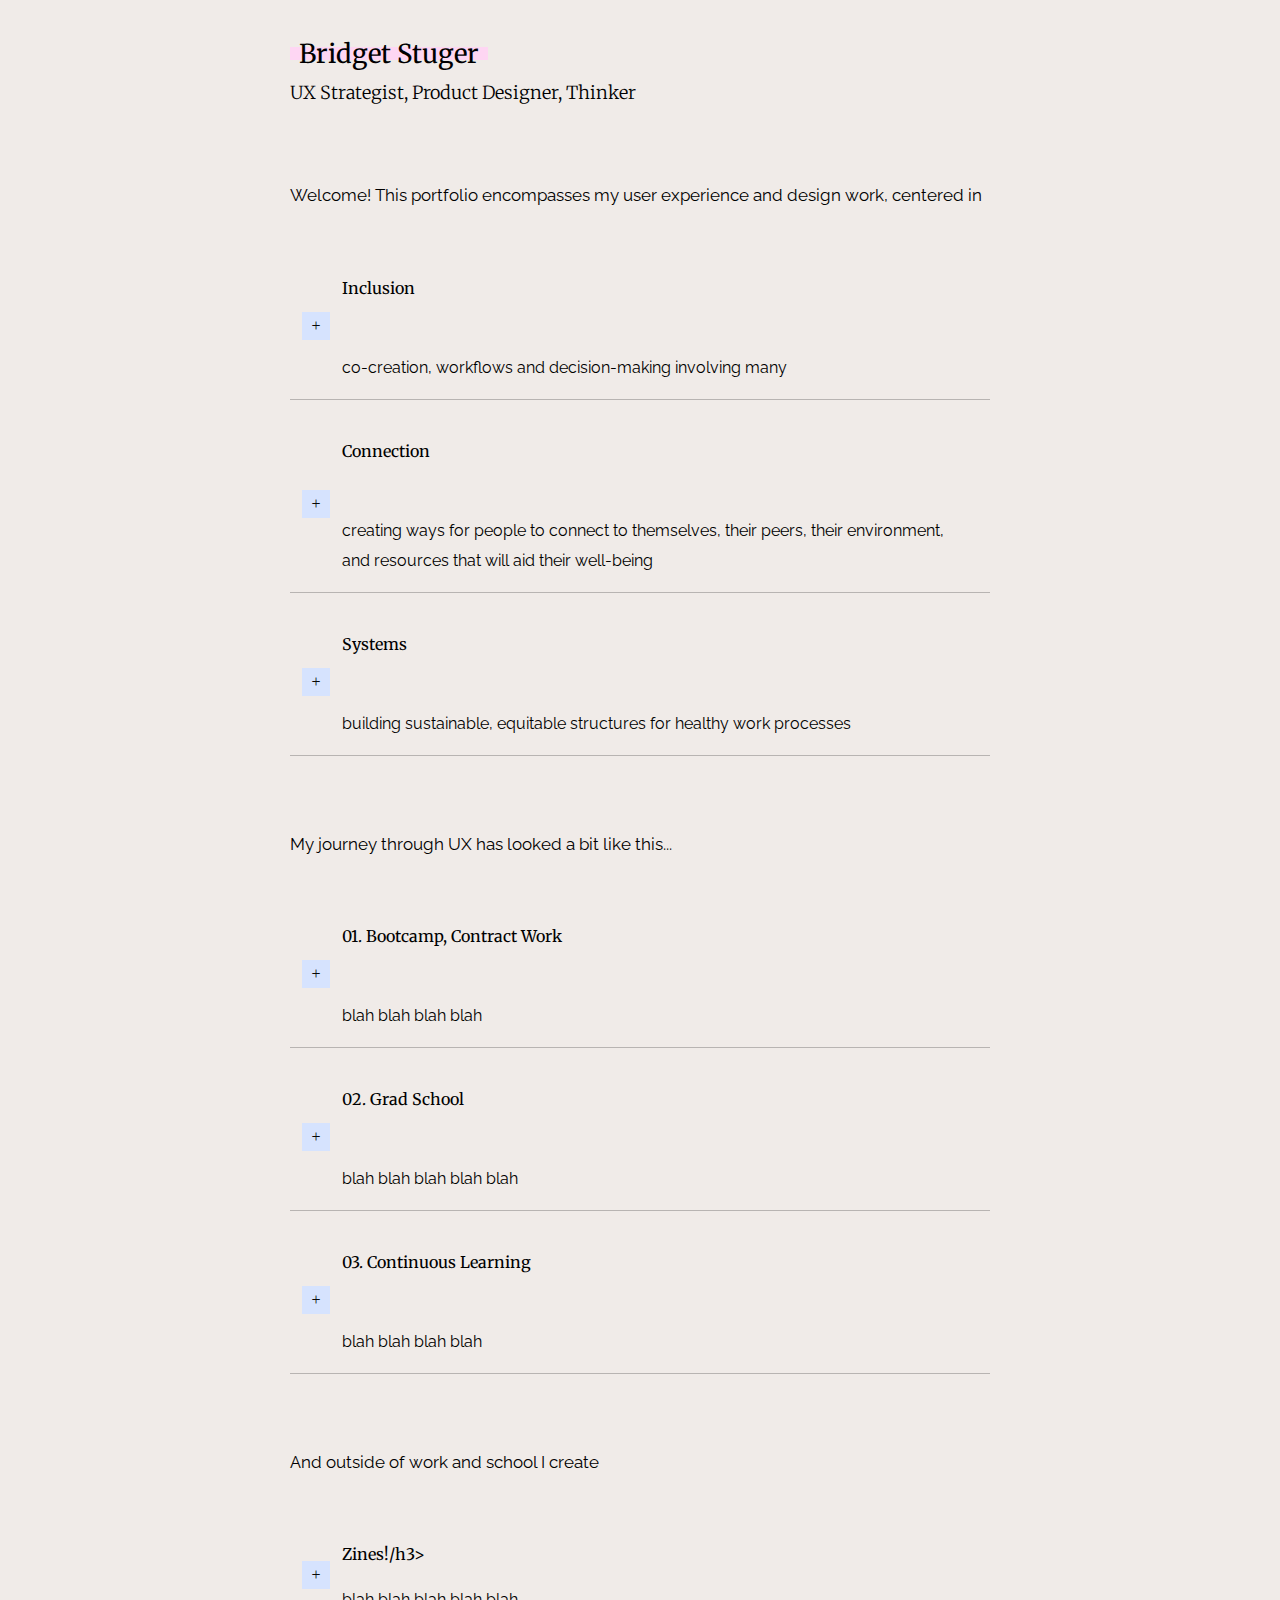
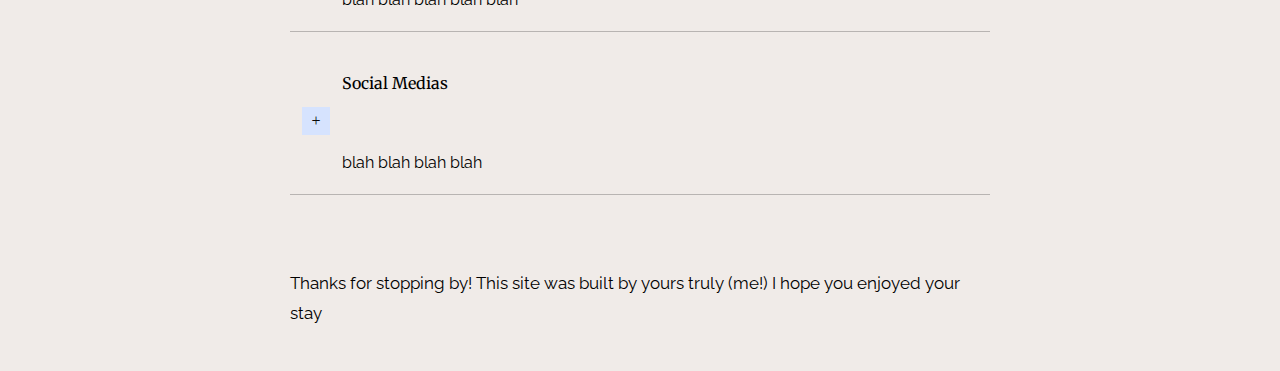
<file: index.html>
<!DOCTYPE html>
<html lang="en">
<head>
	<meta charset="utf-8">
    <meta name="viewport" content="width=device-width, initial-scale=1">
	<title>Bridget Design</title>
	<link href="https://cdn.jsdelivr.net/npm/bootstrap@5.3.0/dist/css/bootstrap.min.css" rel="stylesheet" integrity="sha384-9ndCyUaIbzAi2FUVXJi0CjmCapSmO7SnpJef0486qhLnuZ2cdeRhO02iuK6FUUVM" crossorigin="anonymous">
	<link rel="stylesheet" href="style.css">

	<!--all reg stuff here-->

</head>

<link rel="preconnect" href="https://fonts.googleapis.com">
<link rel="preconnect" href="https://fonts.gstatic.com" crossorigin>
<link href="https://fonts.googleapis.com/css2?family=Merriweather:wght@300;400;700&family=Raleway:wght@300;400;500&family=Ubuntu:wght@300;400&display=swap" rel="stylesheet">

<body>
	<main> 
		<div>
		<h1><span class="highlight0">Bridget Stuger</span></h1>
		<h2>UX Strategist, Product Designer, Thinker</h2>

<!--first things first-->

		<h4>Welcome! This portfolio encompasses my user experience and design work, centered in</h4>

<!--design section-->
		<div>
				<details>
					<summary>
							<h3>Inclusion</h3><br> 
							<p>co-creation, workflows and decision-making involving many</p>
						</summary>
					<div>
							<ul>
								<li><p><a href="InclusivePractice.html">Inclusive Practice Group</a></p></li>
								<li><p><a href="GlobalNavigation.html">Global Navigation</a></p></li>
							</ul>
							</div>
						</details>
					</div>
			<div>
				<details>
					<summary>
							<h3>Connection</h3><br> 
							<p>creating ways for people to connect to themselves, their peers, their environment, and resources that will aid their well-being</p>
						</summary>
					<div>
							<ul>
								<li><p><a href="SchoolProfileReport.html">School Profile Report</a></p></li>
								<li><p><a href="CentralLogin.html">Central Login</a></p></li>
							</ul>
							</div>
						</details>
					</div>

			<div>
				<details>
					<summary>
							<h3>Systems</h3><br> 
							<p>building sustainable, equitable structures for healthy work processes</p>
						</summary>
					<div>
							<ul>
								<li><p><a href="Design-DeveloperHandoff">Design-Developer Handoff</a></p></li>
								<li><p><a href="DesignSystem.html">Design System</a></p></li>
								<li><p><a href="CentralLogin.html">Reporting Enhancements</a></p></li>
							</ul>
							</div>
						</details>
					</div>

<!--past ux section-->

<h4>My journey through UX has looked a bit like this...</h4>
	<div>
				<details>
					<summary>
							<h3>01. Bootcamp, Contract Work</h3><br> 
							<p>blah blah blah blah</p>
						</summary>
					<div>
							<p>Lorem ipsum dolor sit amet, consectetur adipisicing elit, sed do eiusmod tempor incididunt ut labore et dolore magna aliqua. Ut enim ad minim veniam, quis nostrud exercitation ullamco laboris nisi ut aliquip ex ea commodo consequat.</p>
							</div>
						</details>
					</div>
			<div>
				<details>
					<summary>
							<h3>02. Grad School</h3><br> 
							<p>blah blah blah blah blah</p>
						</summary>
					<div>
							<p>Lorem ipsum dolor sit amet, consectetur adipisicing elit, sed do eiusmod tempor incididunt ut labore et dolore magna aliqua. Ut enim ad minim veniam, quis nostrud exercitation ullamco laboris nisi ut aliquip ex ea commodo consequat.</p>
							</div>
						</details>
					</div>

			<div>
				<details>
					<summary>
							<h3>03. Continuous Learning</h3><br> 
							<p>blah blah blah blah</p>
						</summary>
					<div>
							<ul>
								<li><p><a href="this website.html">lorem</a></p></li>
								<li><p>lorem</p></li>
							</div>
						</details>
					</div>



<!--fun section-->
<h4>And outside of work and school I create</h4>

			<div>
				<details>
					<summary>
							<h3>Zines!/h3><br> 
							<p>blah blah blah blah blah</p>
						</summary>
					<div>
							<p>Lorem ipsum dolor sit amet, consectetur adipisicing elit, sed do eiusmod tempor incididunt ut labore et dolore magna aliqua. Ut enim ad minim veniam, quis nostrud exercitation ullamco laboris nisi ut aliquip ex ea commodo consequat.</p>
							</div>
						</details>
					</div>

			<div>
				<details>
					<summary>
							<h3>Social Medias</h3><br> 
							<p>blah blah blah blah</p>
						</summary>
					<div>
							<p>Lorem ipsum dolor sit amet, consectetur adipisicing elit, sed do eiusmod tempor incididunt ut labore et dolore magna aliqua. Ut enim ad minim veniam, quis nostrud exercitation ullamco laboris nisi ut aliquip ex ea commodo consequat.</p>
							</div>
						</details>
					</div>


<h4>Thanks for stopping by! This site was built by yours truly (me!) I hope you enjoyed your stay</h4>

	 <script src="https://cdn.jsdelivr.net/npm/bootstrap@5.3.0/dist/js/bootstrap.bundle.min.js" integrity="sha384-geWF76RCwLtnZ8qwWowPQNguL3RmwHVBC9FhGdlKrxdiJJigb/j/68SIy3Te4Bkz" crossorigin="anonymous"></script>
	<script src="app.js"></script>
	</body>
	</html>
</file>
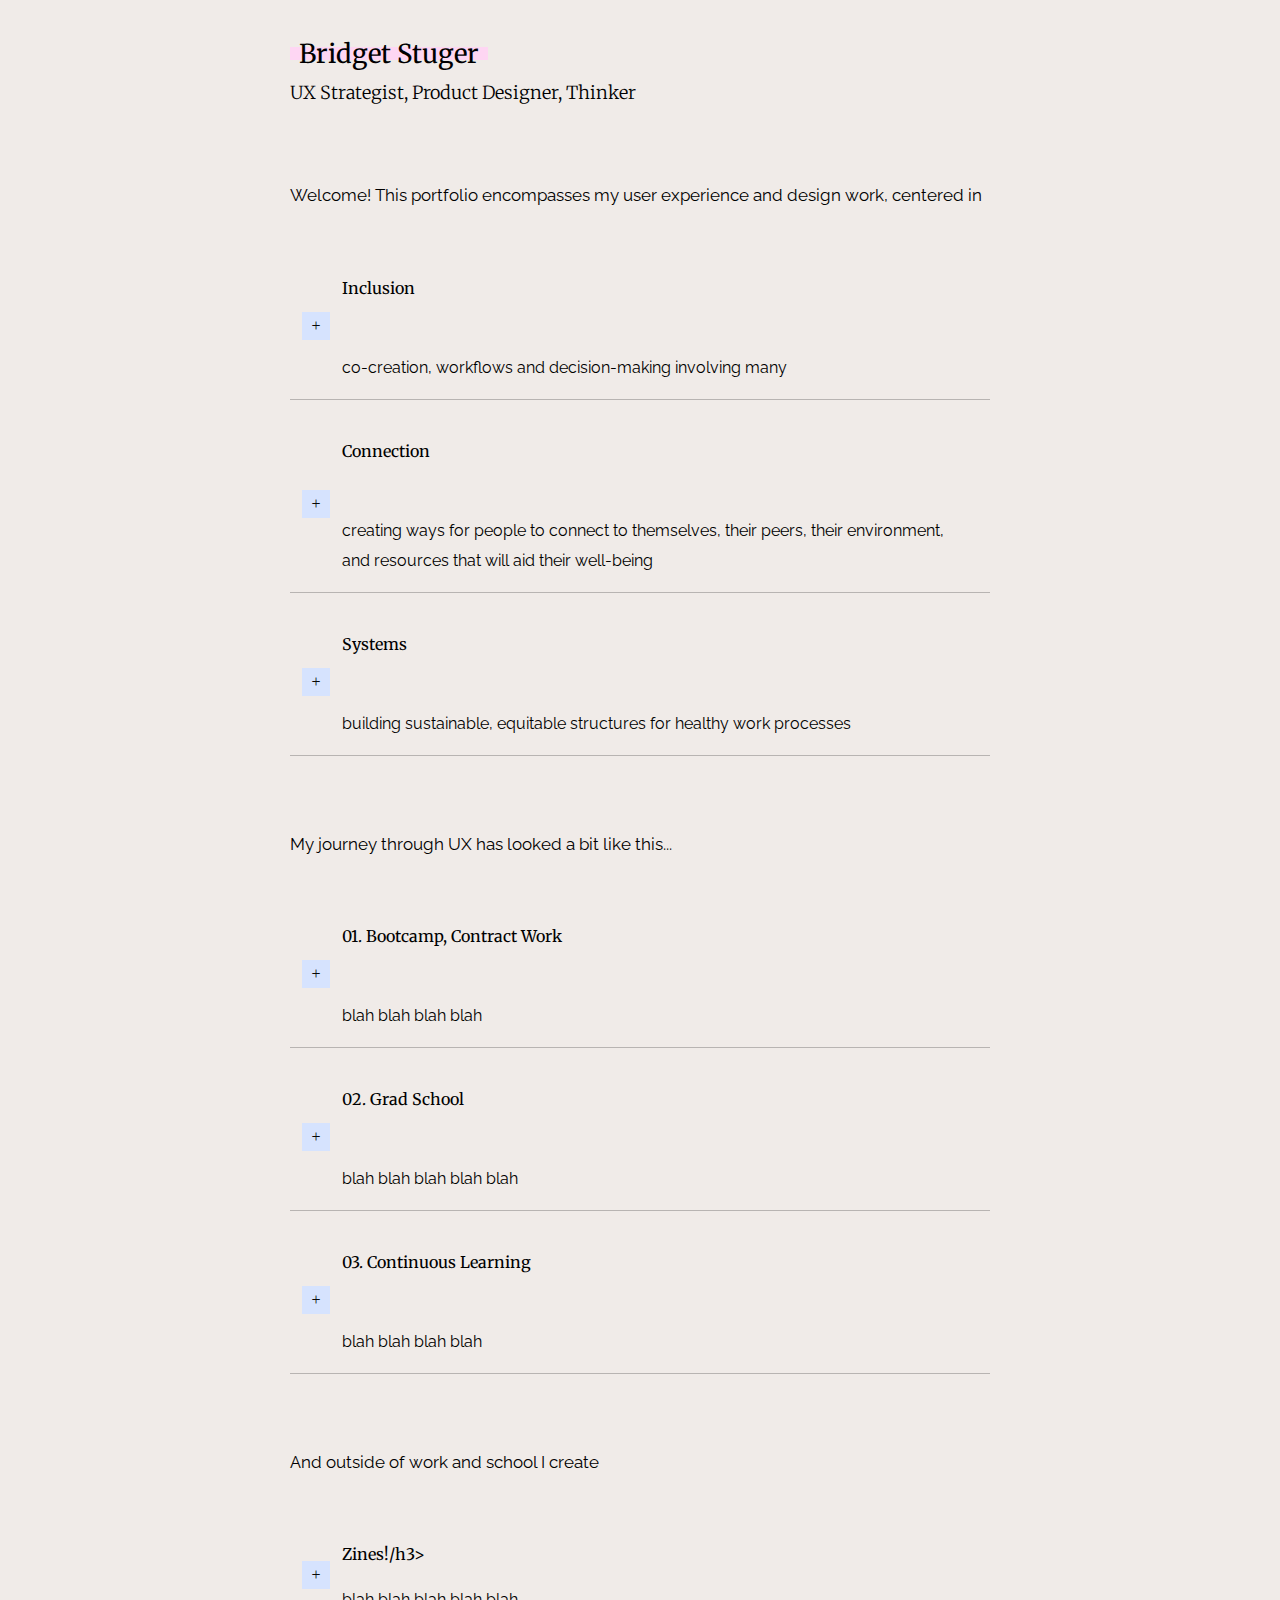
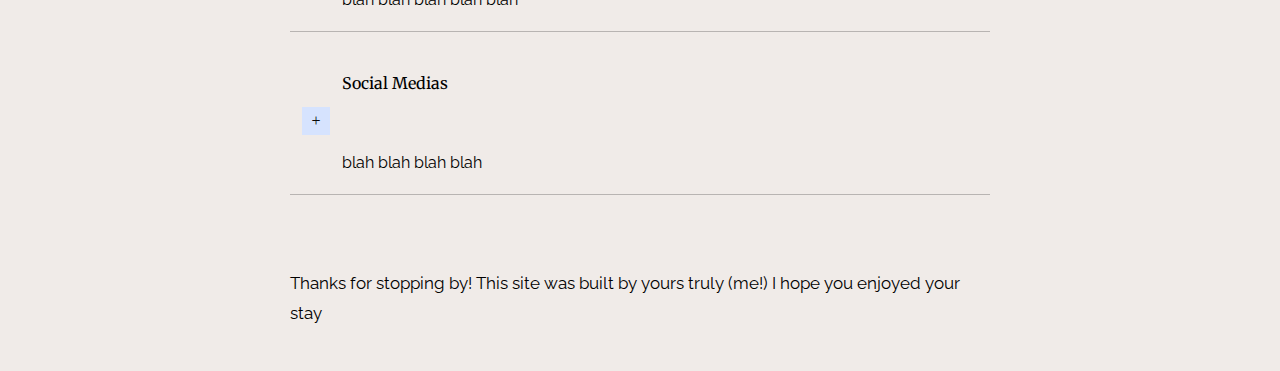
<file: InclusivePractice.html>
<!DOCTYPE html>
<html lang="en">
<head>
	<meta charset="utf-8">
    <meta name="viewport" content="width=device-width, initial-scale=1">
	<title>Inclusive Practice</title>
	<link href="https://cdn.jsdelivr.net/npm/bootstrap@5.3.0/dist/css/bootstrap.min.css" rel="stylesheet" integrity="sha384-9ndCyUaIbzAi2FUVXJi0CjmCapSmO7SnpJef0486qhLnuZ2cdeRhO02iuK6FUUVM" crossorigin="anonymous">
	<link rel="stylesheet" href="style.css">
</head>
<body>
	  <SCRIPT language="JavaScript">
var password; 
var pass1="2023"; 
password=prompt('Please Enter Password',' '); 
if (password==pass1) 
alert('Correct Password! Click OK to Enter!'); 
else { window.location="./index.html"; 
} 
</SCRIPT>
	<nav>
		<a href="./index.html">home</a>
	<h1>Stuff</h1>
	 <script src="https://cdn.jsdelivr.net/npm/bootstrap@5.3.0/dist/js/bootstrap.bundle.min.js" integrity="sha384-geWF76RCwLtnZ8qwWowPQNguL3RmwHVBC9FhGdlKrxdiJJigb/j/68SIy3Te4Bkz" crossorigin="anonymous"></script>
	<script src="app.js"></script>
	</body>
	</html>
</file>
<file: style.css>
style.css


body {
	font-family: 'Raleway', sans-serif;
	font-family: 'Ubuntu', sans-serif;
}

div {
	width: 700px;
	margin: auto;
}

body {
	background-color: #F0EBE8;
}

h1 {
	font-family: 'Merriweather';
	font-style: normal;
	font-weight: 400;
	font-size: 26px;
	line-height: 40px;
	padding-top: 30px;
}

h2 { 
	font-family: 'Merriweather';
	font-style: normal;
	font-weight: 300;
	font-size: 18px;
	line-height: 30px;
 }

h3 { 
	font-family: 'Merriweather'; 
		background-image: url(Rectangle 32.png);
	font-style: normal;
	font-weight: 400;
	font-size: 16px;
	line-height: 30px;
	padding-top:20px;
	background-position: absolute;
 }

h4 { 
	font-family: 'Raleway';
	font-style: normal;
	font-weight: 400;
	font-size: 17px;
	line-height: 30px;
	padding-top: 50px;
	padding-bottom: 20px;
 }


p { 
	font-family: 'Raleway';
	font-style: normal;
	font-weight: 400;
	font-size: 16px;
	line-height: 30px;
 }

ul {
	list-style-type: none;
}

 .highlight0 {
	content: "";
	 display: flex;
  justify-content: center;
  align-items: center;
  text-align: center;
  width: 194px;
  height: .5em;
  z-index: -1;
  background: #FED6F3;
  padding: 0 2px 0;
 }


br {
  content: "";
  margin: 2em;
  display: block;
  font-size: 24%;
}


body > div {
	width: 100%;
	max-width: 700px;
}

details div {
	border: none;
	padding: 1em 1.5em .25em;
	background-color: #FFFCFB;
}

details div > * + * {
	margin-top: 1.5em;
}

details + details {
	margin-top: .5rem;
}

summary {
	list-style: none;
}

summary::-webkit-details-marker {
	display: none;
}

summary {
	border-bottom: 1px solid #B8B4B2;
	border-top: none;
	border-right: none;
	border-left: none;
	padding: 0 1em;
	cursor: pointer;
	position: relative;
	padding-left: calc(1.75rem + .75rem + .75rem);
}

summary:before {
	position: absolute;
	top: 50%;
	transform: translateY(-50%);
	left: .75rem;
	content: "+";
	width: 1.75rem;
	height: 1.75rem;
	background-color: #D6E3FE;
	color: #080808;
	display: inline-flex;
	justify-content: center;
	align-items: center;
	flex-shrink: 0;
}

details[open] summary {
	background-color: #FFFCFB;
}

details[open] summary:before {
	content: "-";
}

summary:hover {
	background-color: #FFFCFB;
}

summary:open {
	border-bottom: none;
}
</file>
